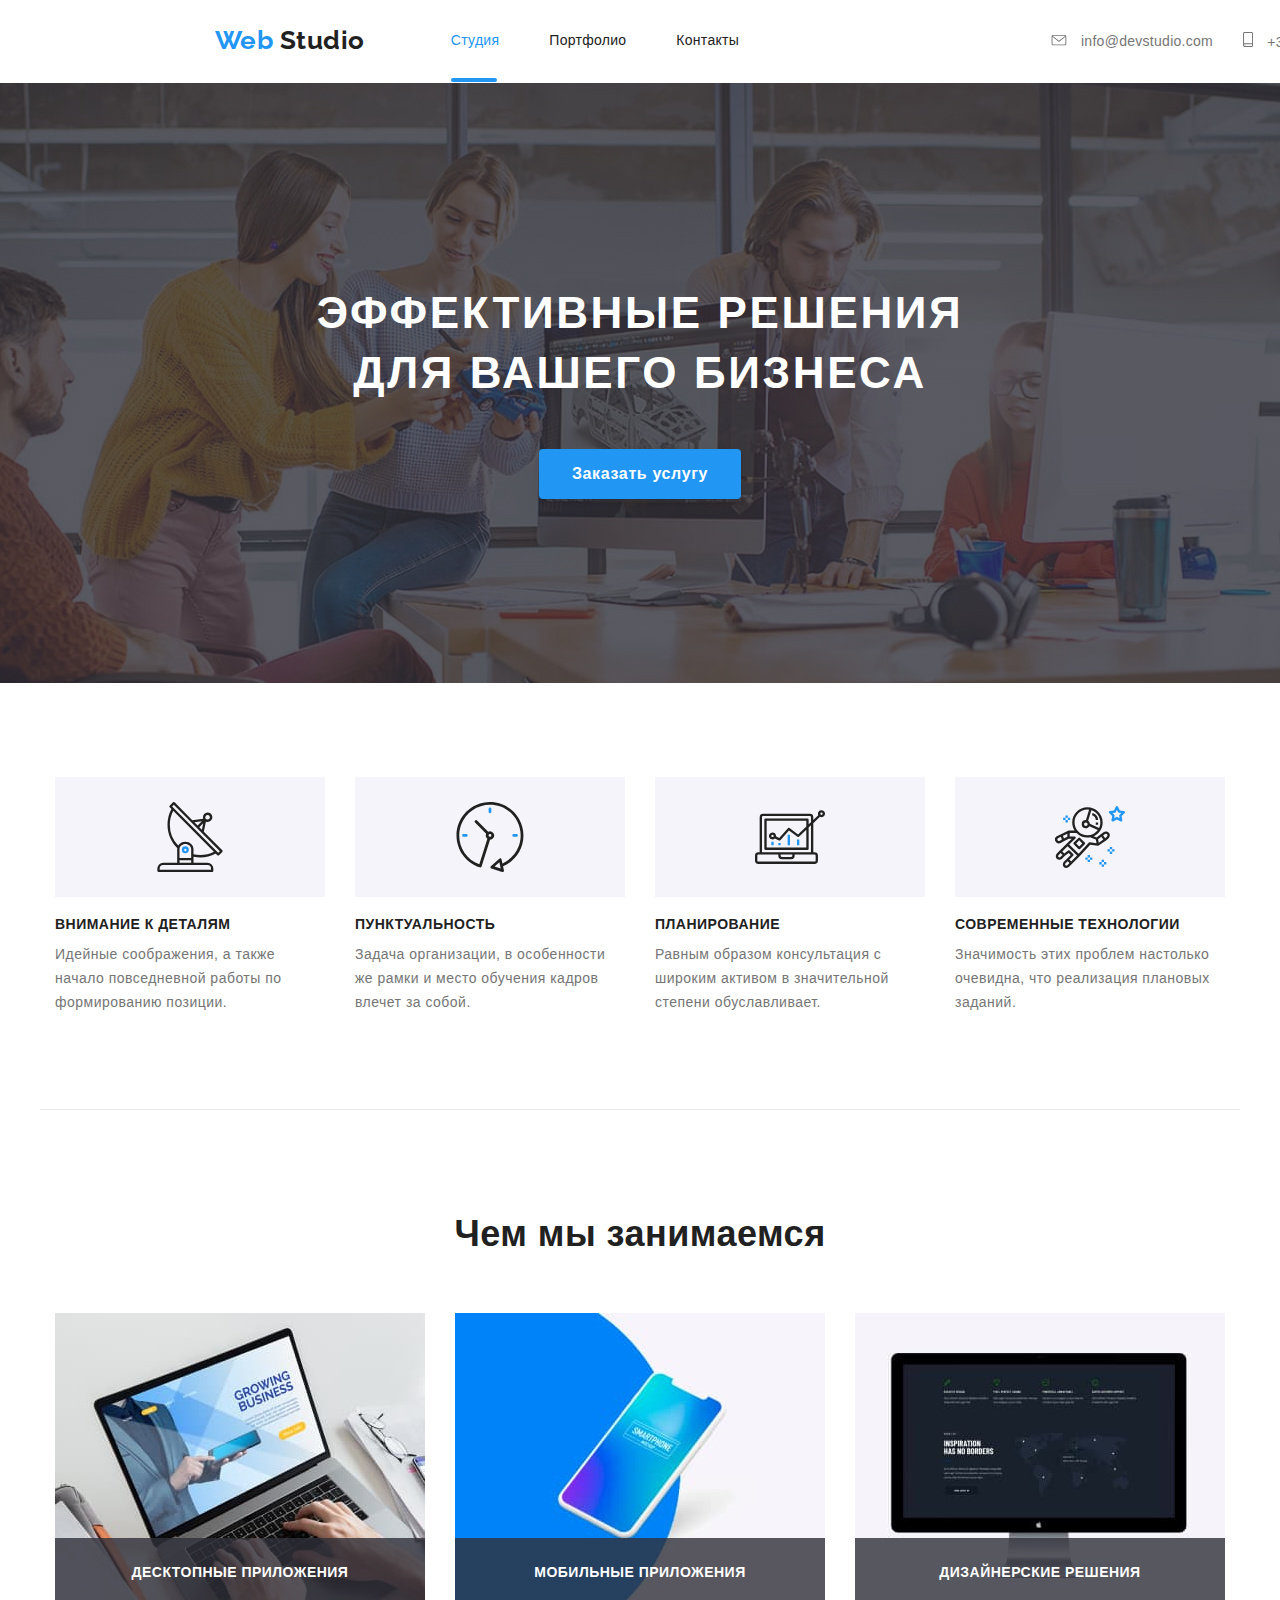
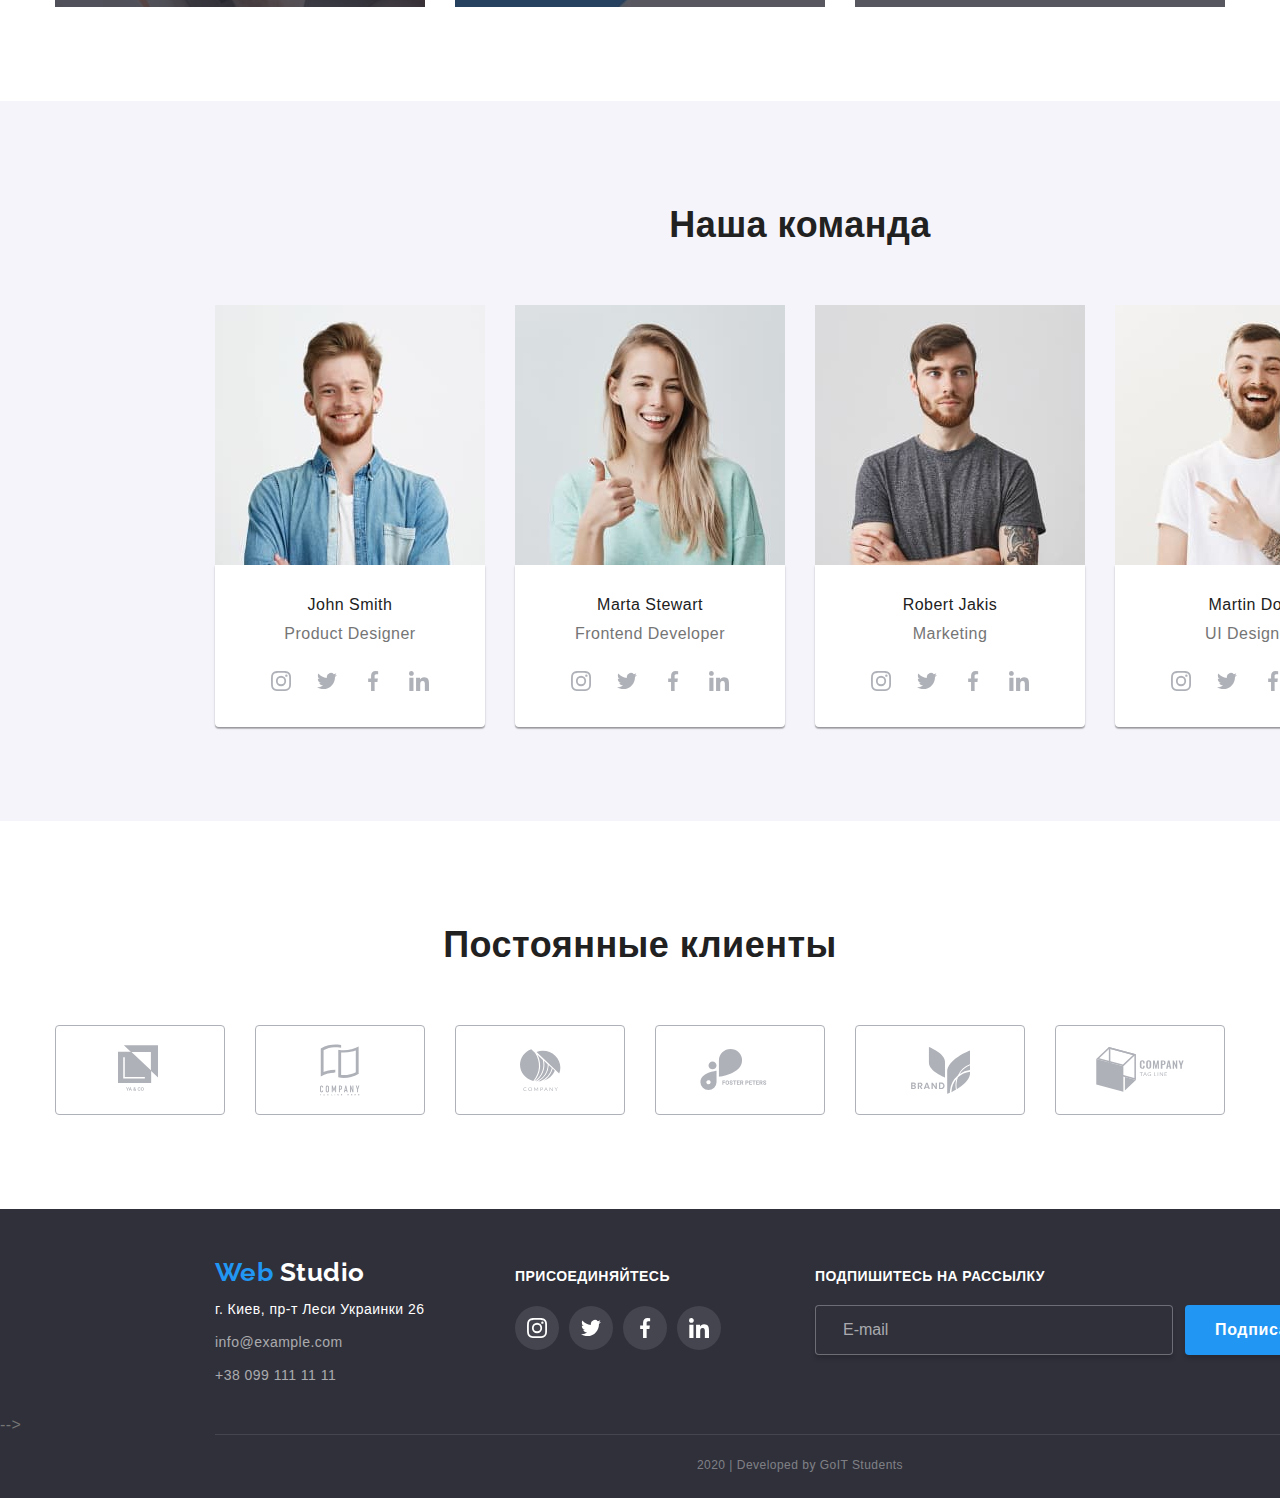
<file: index.html>
<!DOCTYPE html>
<html lang="ru">
  <head>
    <meta charset="UTF-8" />
    <meta name="viewport" content="width=device-width, initial-scale=1.0" />
    <title>webstudio</title>
    <link
      href="https://fonts.googleapis.com/css2?family=Raleway:wght@700&display=swap"
      rel="stylesheet"
    />
    <link
      rel="stylesheet"
      href="https://cdnjs.cloudflare.com/ajax/libs/modern-normalize/0.6.0/modern-normalize.min.css"
    />
    <link rel="stylesheet" href="./css/style.css" />
  </head>

  <body>
    <header class="page-header conteiner">
      <div class="conteiner header-item">
        <nav class="site-nav">
          <a href="./index.html" class="logo">
            <span class="web">Web</span> Studio</a
          >
          <ul class="site-nav-link list">
            <li class="item">
              <a href="./index.html" class="active">Студия</a>
            </li>
            <li class="item">
              <a href="./portfolio.html">Портфолио</a>
            </li>
            <li class="item">
              <a href="#">Контакты</a>
            </li>
          </ul>
        </nav>
        <ul class="contatcs list">
          <li class="item">
            <a href="mailto:info@devstudio.com" class="contacts-link">
              <svg width="16" height="11" class="icon-contact">
                <use href="./image/sprite.svg#icon-envelope"></use>
              </svg>
              info@devstudio.com
            </a>
          </li>
          <li class="item">
            <a href="tel:+380961111111" class="contacts-link">
              <svg width="10" height="15" class="icon-contact">
                <use href="./image/sprite.svg#icon-phone"></use>
              </svg>
              +38 096 111 11 11
            </a>
          </li>
        </ul>
      </div>
    </header>
    <main>
      <!-- hero -->

      <section class="hero centered">
        <h1 class="hero-title conteiner">
          эффективные решения для вашего бизнеса
        </h1>

        <button class="hero-button button" data-modal-open>
          Заказать услугу
        </button>
        <!-- <a href="#" class="hero-link button">Заказать услугу</a> -->
      </section>

      <!-- <h2>Наши преимущества</h2> -->

      <section class="section conteiner border-quality">
        <div class="quality">
          <ul class="list">
            <li class="item">
              <svg class="icon-quality">
                <use href="./image/sprite.svg#icon-antenna"></use>
              </svg>
              <h3 class="quality-title">Внимание к деталям</h3>
              <p class="section-text">
                Идейные соображения, а также начало повседневной работы по
                формированию позиции.
              </p>
            </li>
            <li class="item">
              <svg class="icon-quality">
                <use href="./image/sprite.svg#icon-clock"></use>
              </svg>
              <h3 class="quality-title">Пунктуальность</h3>
              <p class="section-text">
                Задача организации, в особенности же рамки и место обучения
                кадров влечет за собой.
              </p>
            </li>
            <li class="item">
              <svg class="icon-quality">
                <use href="./image/sprite.svg#icon-pc"></use>
              </svg>
              <h3 class="quality-title">Планирование</h3>
              <p class="section-text">
                Равным образом консультация с широким активом в значительной
                степени обуславливает.
              </p>
            </li>
            <li class="item">
              <svg class="icon-quality">
                <use href="./image/sprite.svg#icon-astronaut"></use>
              </svg>
              <h3 class="quality-title">Современные технологии</h3>
              <p class="section-text">
                Значимость этих проблем настолько очевидна, что реализация
                плановых заданий.
              </p>
            </li>
          </ul>
        </div>
      </section>

      <!-- наши возможности -->

      <section class="section conteiner">
        <h2 class="title centered">Чем мы занимаемся</h2>
        <div class="app-section">
          <ul class="app-section-list list">
            <li class="app-section-item">
              <img
                src="./image/laptop.jpg"
                class="img-block"
                width="370"
                height="294"
                alt="ноутбук"
              />
              <p class="app-section-text centered">
                Десктопные приложения
              </p>
            </li>
            <li class="app-section-item">
              <img
                src="./image/mobile.jpg"
                class="img-block"
                width="370"
                height="294"
                alt="телефон"
              />
              <p class="app-section-text centered">
                Мобильные приложения
              </p>
            </li>
            <li class="app-section-item">
              <img
                src="./image/screen.jpg"
                class="img-block"
                width="370"
                height="294"
                alt="экран"
              />
              <p class="app-section-text centered">
                Дизайнерские решения
              </p>
            </li>
          </ul>
        </div>
      </section>

      <!-- команда -->

      <div class="team-conteiner">
        <section class="section conteiner">
          <h2 class="title centered">Наша команда</h2>
          <ul class="team-section list">
            <li class="item">
              <img
                src="./image/john.jpg"
                class="img-block .team-img"
                width="270"
                height="260"
                alt="дизайнер Джон"
              />
              <div class="card-team">
                <h3 class="team-title centered">John Smith</h3>
                <p class="team-profession centered">Product Designer</p>

                <ul class="team-item list">
                  <li>
                    <a href="#" class="team-link" aria-label="инстаграмм">
                      <svg
                        width="20"
                        height="20"
                        class="icon-main-collor icon-team"
                      >
                        <use href="./image/sprite.svg#icon-instagram"></use>
                      </svg>
                    </a>
                  </li>
                  <li>
                    <a href="#" class="team-link" aria-label="твиттер">
                      <svg
                        width="20"
                        height="20"
                        class="icon-main-collor icon-team"
                      >
                        <use href="./image/sprite.svg#icon-twitter"></use>
                      </svg>
                    </a>
                  </li>
                  <li>
                    <a href="#" class="team-link" aria-label="фэйсбук">
                      <svg
                        width="20"
                        height="20"
                        class="icon-main-collor icon-team"
                      >
                        <use href="./image/sprite.svg#icon-facebook"></use>
                      </svg>
                    </a>
                  </li>
                  <li>
                    <a href="#" class="team-link" aria-label="линкедин">
                      <svg
                        width="20"
                        height="20"
                        class="icon-main-collor icon-team"
                      >
                        <use href="./image/sprite.svg#icon-linkedin"></use>
                      </svg>
                    </a>
                  </li>
                </ul>
              </div>
            </li>
            <li class="item">
              <img
                src="./image/marta.jpg"
                class="img-block .team-img"
                width="270"
                height="260"
                alt="разработчик Марта"
              />
              <div class="card-team">
                <h3 class="team-title centered">Marta Stewart</h3>
                <p class="team-profession centered">Frontend Developer</p>

                <ul class="team-item list">
                  <li>
                    <a href="#" class="team-link" aria-label="инстаграмм">
                      <svg
                        width="20"
                        height="20"
                        class="icon-main-collor icon-team"
                      >
                        <use href="./image/sprite.svg#icon-instagram"></use>
                      </svg>
                    </a>
                  </li>
                  <li>
                    <a href="#" class="team-link" aria-label="твиттер">
                      <svg
                        width="20"
                        height="20"
                        class="icon-main-collor icon-team"
                      >
                        <use href="./image/sprite.svg#icon-twitter"></use>
                      </svg>
                    </a>
                  </li>
                  <li>
                    <a href="#" class="team-link" aria-label="фэйсбук">
                      <svg
                        width="20"
                        height="20"
                        class="icon-main-collor icon-team"
                      >
                        <use href="./image/sprite.svg#icon-facebook"></use>
                      </svg>
                    </a>
                  </li>
                  <li>
                    <a href="#" class="team-link" aria-label="линкедин">
                      <svg
                        width="20"
                        height="20"
                        class="icon-main-collor icon-team"
                      >
                        <use href="./image/sprite.svg#icon-linkedin"></use>
                      </svg>
                    </a>
                  </li>
                </ul>
              </div>
            </li>
            <li class="item">
              <img
                src="./image/robert.jpg"
                class="img-block"
                width="270"
                height="260"
                alt="маркетолог Роберт"
              />
              <div class="card-team .team-img">
                <h3 class="team-title centered">Robert Jakis</h3>
                <p class="team-profession centered">Marketing</p>

                <ul class="team-item list">
                  <li>
                    <a href="#" class="team-link" aria-label="инстаграмм">
                      <svg
                        width="20"
                        height="20"
                        class="icon-main-collor icon-team"
                      >
                        <use href="./image/sprite.svg#icon-instagram"></use>
                      </svg>
                    </a>
                  </li>
                  <li>
                    <a href="#" class="team-link" aria-label="твиттер">
                      <svg
                        width="20"
                        height="20"
                        class="icon-main-collor icon-team"
                      >
                        <use href="./image/sprite.svg#icon-twitter"></use>
                      </svg>
                    </a>
                  </li>
                  <li>
                    <a href="#" class="team-link" aria-label="фэйсбук">
                      <svg
                        width="20"
                        height="20"
                        class="icon-main-collor icon-team"
                      >
                        <use href="./image/sprite.svg#icon-facebook"></use>
                      </svg>
                    </a>
                  </li>
                  <li>
                    <a href="#" class="team-link" aria-label="линкедин">
                      <svg
                        width="20"
                        height="20"
                        class="icon-main-collor icon-team"
                      >
                        <use href="./image/sprite.svg#icon-linkedin"></use>
                      </svg>
                    </a>
                  </li>
                </ul>
              </div>
            </li>
            <li class="item">
              <img
                src="./image/martin.jpg"
                class="img-block .team-img"
                width="270"
                height="260"
                alt="дизайнер Мартин"
              />
              <div class="card-team">
                <h3 class="team-title centered">Martin Doe</h3>
                <p class="team-profession centered">UI Designer</p>

                <ul class="team-item list">
                  <li>
                    <a href="#" class="team-link" aria-label="инстаграмм">
                      <svg
                        width="20"
                        height="20"
                        class="icon-main-collor icon-team"
                      >
                        <use href="./image/sprite.svg#icon-instagram"></use>
                      </svg>
                    </a>
                  </li>
                  <li>
                    <a href="#" class="team-link" aria-label="твиттер">
                      <svg
                        width="20"
                        height="20"
                        class="icon-main-collor icon-team"
                      >
                        <use href="./image/sprite.svg#icon-twitter"></use>
                      </svg>
                    </a>
                  </li>
                  <li>
                    <a href="#" class="team-link" aria-label="фэйсбук">
                      <svg
                        width="20"
                        height="20"
                        class="icon-main-collor icon-team"
                      >
                        <use href="./image/sprite.svg#icon-facebook"></use>
                      </svg>
                    </a>
                  </li>
                  <li>
                    <a href="#" class="team-link" aria-label="линкедин">
                      <svg
                        width="20"
                        height="20"
                        class="icon-main-collor icon-team"
                      >
                        <use href="./image/sprite.svg#icon-linkedin"></use>
                      </svg>
                    </a>
                  </li>
                </ul>
              </div>
            </li>
          </ul>
        </section>
      </div>

      <!-- клиенты -->

      <section class="section conteiner">
        <h2 class="title centered">Постоянные клиенты</h2>
        <ul class="clients-section list">
          <li>
            <a href="#" class="clients-link" aria-label="логотип">
              <svg
                width="44.23"
                height="49.23"
                class="icon-main-collor icon-clients"
              >
                <use href="./image/sprite.svg#icon-logo-one"></use>
              </svg>
            </a>
          </li>
          <li>
            <a href="#" class="clients-link" aria-label="логотип"
              ><svg
                width="40"
                height="52"
                class="icon-main-collor icon-clients"
              >
                <use href="./image/sprite.svg#icon-logo-two"></use>
              </svg>
            </a>
          </li>
          <li>
            <a href="#" class="clients-link" aria-label="логотип">
              <svg
                width="41"
                height="42.6"
                class="icon-main-collor icon-clients"
              >
                <use href="./image/sprite.svg#icon-logo-three"></use>
              </svg>
            </a>
          </li>
          <li>
            <a href="#" class="clients-link" aria-label="логотип">
              <svg
                width="79.6"
                height="42"
                class="icon-main-collor icon-clients"
              >
                <use href="./image/sprite.svg#icon-logo-four"></use>
              </svg>
            </a>
          </li>
          <li>
            <a href="#" class="clients-link" aria-label="логотип">
              <svg width="59" height="47" class="icon-main-collor icon-clients">
                <use href="./image/sprite.svg#icon-logo-five"></use>
              </svg>
            </a>
          </li>
          <li>
            <a href="#" class="clients-link" aria-label="логотип">
              <svg
                width="88.48"
                height="45.4"
                class="icon-main-collor icon-clients"
              >
                <use href="./image/sprite.svg#icon-logo-six"></use>
              </svg>
            </a>
          </li>
        </ul>
      </section>
    </main>
    <footer>
      <div class="footer-flex conteiner">
        <div class="address-footer">
          <a href="./index.html" class="logo-footer">
            <span class="web-footer">Web</span>
            <span class="studio-footer">Studio</span>
          </a>
          <address>
            <p class="city">г. Киев, пр-т Леси Украинки 26</p>
            <p class="contacts-footer">info@example.com</p>
            <p class="contacts-footer phone">+38 099 111 11 11</p>
          </address>
        </div>
        <div class="footer-social">
          <p class="community">
            Присоединяйтесь
          </p>
          <ul class="social list">
            <li class="item">
              <a href="#" class="footer-social-link" aria-label="инстаграм">
                <svg width="20" height="20" class="icon-social-footer">
                  <use href="./image/sprite.svg#icon-instagram"></use>
                </svg>
              </a>
            </li>
            <li class="item">
              <a href="#" class="footer-social-link" aria-label="твиттер">
                <svg width="20" height="20" class="icon-social-footer">
                  <use href="./image/sprite.svg#icon-twitter"></use>
                </svg>
              </a>
            </li>
            <li class="item">
              <a href="#" class="footer-social-link" aria-label="фэйсбук">
                <svg width="20" height="20" class="icon-social-footer">
                  <use href="./image/sprite.svg#icon-facebook"></use>
                </svg>
              </a>
            </li>
            <li class="item">
              <a href="#" class="footer-social-link" aria-label="линкедин">
                <svg width="20" height="20" class="icon-social-footer">
                  <use href="./image/sprite.svg#icon-linkedin"></use>
                </svg>
              </a>
            </li>
          </ul>
        </div>
       
          <form class="js-speaker-form subscribe">
            <label for="mail" class="subscribe-text ">подпишитесь на рассылку</label>
           <div class="footer-form">
              <input type="email" name="email" id="mail" placeholder="E-mail" class="mail-field">
              
              <button type="submit" class="button subscribe-button centered">
                Подписаться
                <svg width="24" height="24" class="icon-batton">
                  <use href="./image/sprite.svg#icon-send"></use>
                </svg>
              </button>
           </div>
          </form>
        </div> -->
      </div>
      <p class="copyright centered conteiner border-copy">
        2020 | Developed by GoIT Students
      </p>
    </footer>

    <!-- модальное окно -->

   <div class="backdrop is-hidden" data-modal>
       <div class="modal">
            <svg fill="none" xmlns="http://www.w3.org/2000/svg" class="modal-icon" data-modal-close>
              <g filter="url(#filter0_ddd)">
                <circle cx="18" cy="17" r="15" fill="#fff" />
              </g>
              <path
                d="M24 12.108L22.892 11 18.5 15.392 14.108 11 13 12.108l4.392 4.392L13 20.892 14.108 22l4.392-4.392L22.892 22 24 20.892 19.608 16.5 24 12.108z"
                fill="#000" />
              <defs>
                <filter id="filter0_ddd" x="0" y="0"  filterUnits="userSpaceOnUse"
                  color-interpolation-filters="sRGB">
                  <feFlood flood-opacity="0" result="BackgroundImageFix" />
                  <feColorMatrix in="SourceAlpha" values="0 0 0 0 0 0 0 0 0 0 0 0 0 0 0 0 0 0 127 0" />
                  <feOffset dy="2" />
                  <feGaussianBlur stdDeviation=".5" />
                  <feColorMatrix values="0 0 0 0 0 0 0 0 0 0 0 0 0 0 0 0 0 0 0.2 0" />
                  <feBlend in2="BackgroundImageFix" result="effect1_dropShadow" />
                  <feColorMatrix in="SourceAlpha" values="0 0 0 0 0 0 0 0 0 0 0 0 0 0 0 0 0 0 127 0" />
                  <feOffset dy="1" />
                  <feGaussianBlur stdDeviation=".5" />
                  <feColorMatrix values="0 0 0 0 0 0 0 0 0 0 0 0 0 0 0 0 0 0 0.14 0" />
                  <feBlend in2="effect1_dropShadow" result="effect2_dropShadow" />
                  <feColorMatrix in="SourceAlpha" values="0 0 0 0 0 0 0 0 0 0 0 0 0 0 0 0 0 0 127 0" />
                  <feOffset dy="1" />
                  <feGaussianBlur stdDeviation="1.5" />
                  <feColorMatrix values="0 0 0 0 0 0 0 0 0 0 0 0 0 0 0 0 0 0 0.12 0" />
                  <feBlend in2="effect2_dropShadow" result="effect3_dropShadow" />
                  <feBlend in="SourceGraphic" in2="effect3_dropShadow" result="shape" />
                </filter>
              </defs>
            </svg>
            <b class="modal-caption">Оставьте свои данные, мы вам перезвоним</b>
          
            <form class="js-speaker-form modal-form" autocomplete="off">
              
                
                    <label class="form-label">
                      <input type="text" name="name" placeholder=" "
                      class="form-field">
                      <span class="form-text">Имя</span>
                      <svg width="18" height="18" class="form-icon">
                        <use href="./image/sprite.svg#icon-person-black"></use>
                      </svg>
                    </label>
                   
                      <label class="form-label">
                      <input type="tel" name="tel" placeholder=" "
                      class="form-field">
                      <span class="form-text">Телефон</span>
                      <svg width="18" height="18" class="form-icon">
                        <use href="./image/sprite.svg#icon-phone-black"></use>
                      </svg>
                    </label>

                    <label class="form-label">
                      <input type="email" name="modal-mail" placeholder=" "
                      class="form-field">
                      <span class="form-text">Почта</span>
                      <svg width="18" height="18" class="form-icon">
                        <use href="./image/sprite.svg#icon-email-black"></use>
                      </svg>
                    </label>
                  
              
                    <label class="form-textarea">
                      <textarea name="comment" rows="5" placeholder=" " class="comments"></textarea>
                      <span class="form-comments">Комментарии</span>
                    </label>
                   
                  
                <label class="form-policy">
                  <input type="checkbox" name="policy" value="policy" class="checkbox">
                  <span class="icon"></span>
                  <span class="policy-text">
                    Соглашаюсь с рассылкой и принимаю</span>
                  <a href="#">Условия договора</a>
                </label>
              <button type="submit" class="button modal-button centered">
                Отправить
              </button>
          
            </form>
       </div>
   </div>


    <!-- javascript -->

    <script src="./js/modal.js"></script>
    <script>
       (() => {
          document
            .querySelector('.js-speaker-form')
            .addEventListener('submit', e => {
              e.preventDefault();

              new FormData(e.currentTarget).forEach((value, name) =>
                console.log(`${name}: ${value}`),
              );

              e.currentTarget.reset();
            });
        })();
    </script>
  </body>
</html>
</file>
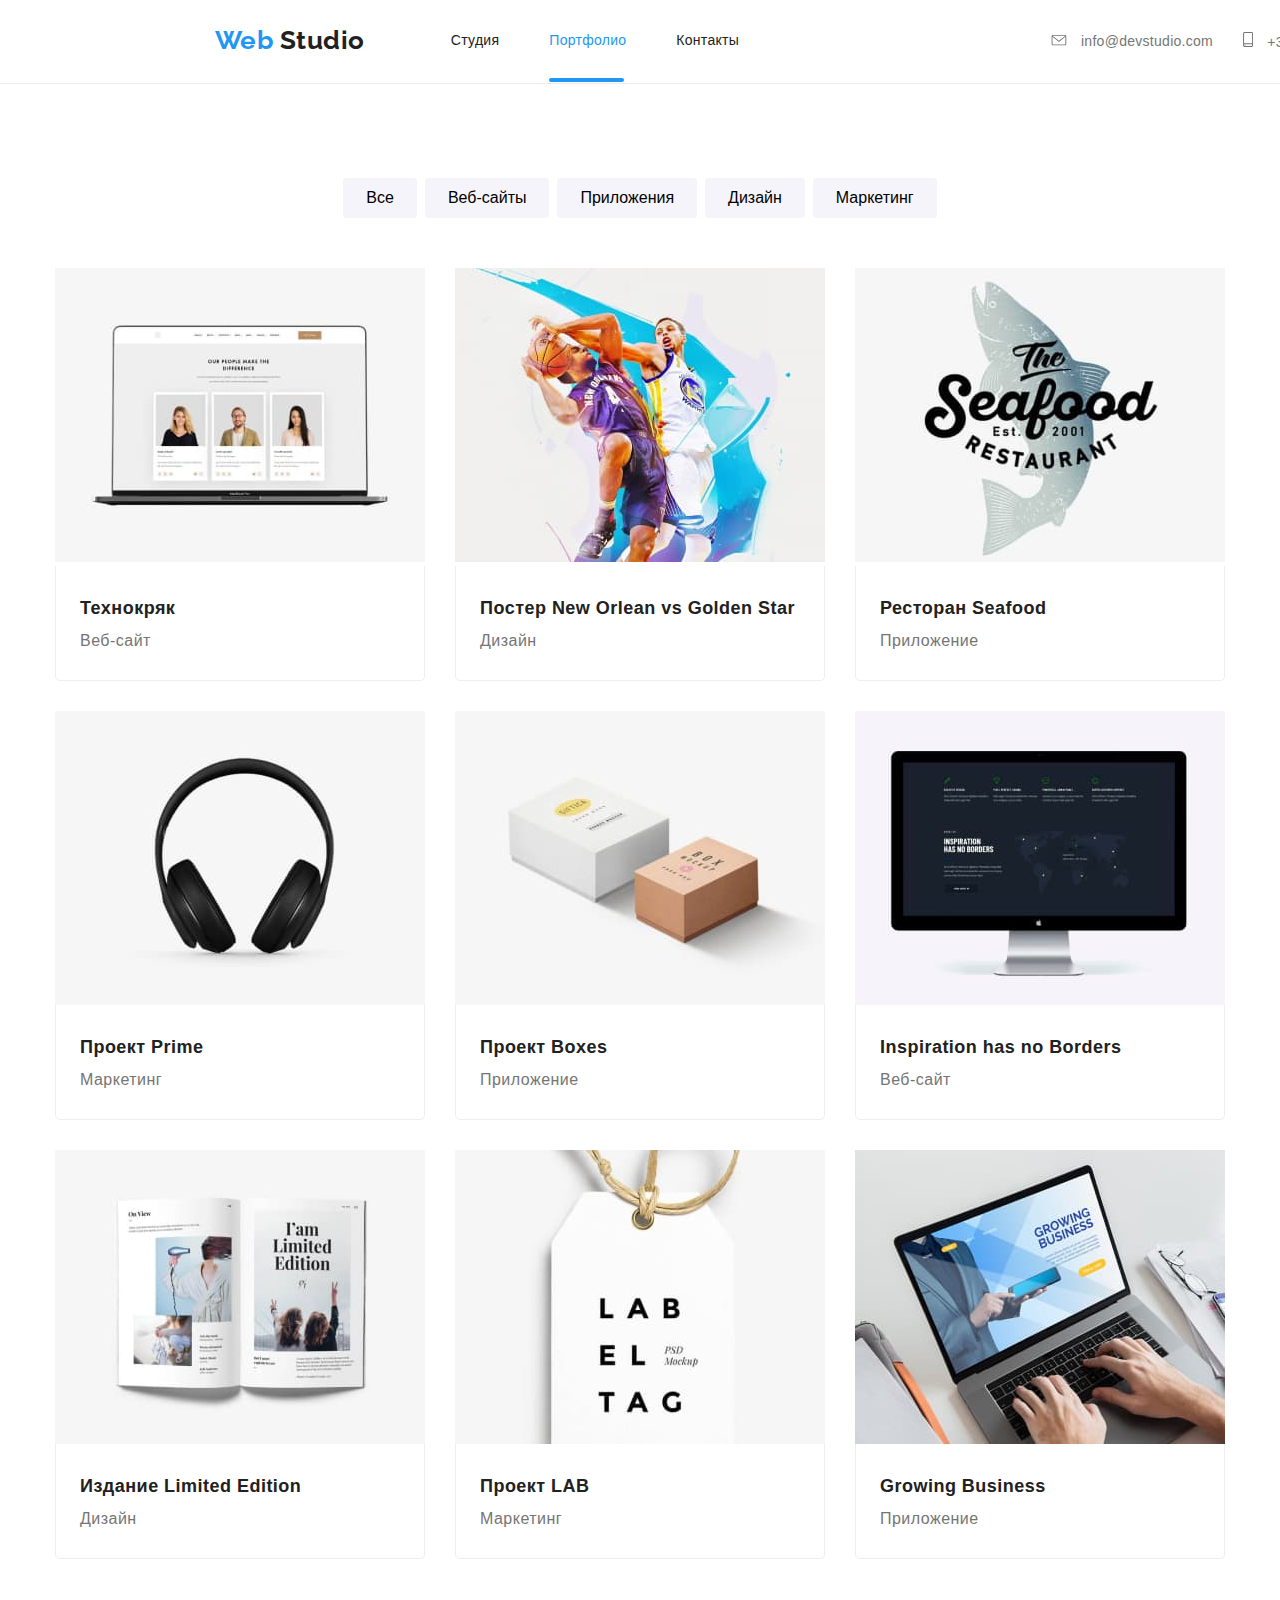
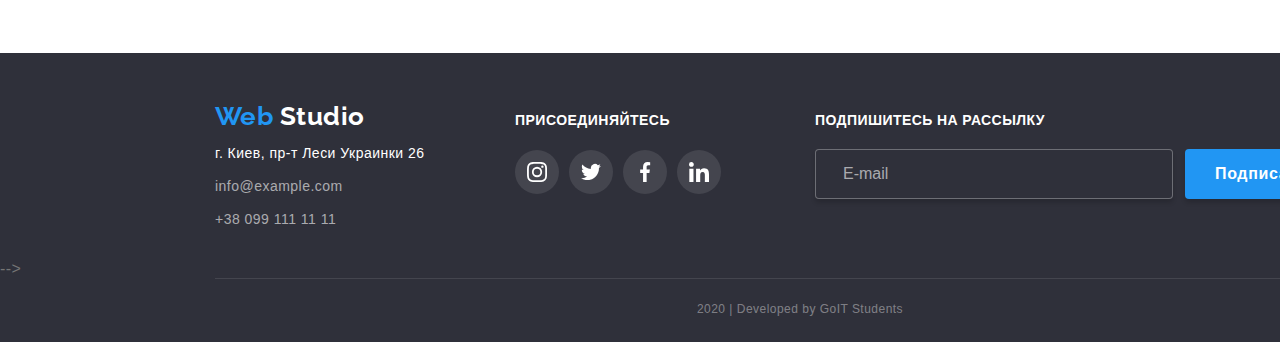
<file: portfolio.html>
<!DOCTYPE html>
<html lang="en">
  <head>
    <meta charset="UTF-8" />
    <meta name="viewport" content="width=device-width, initial-scale=1.0" />
    <title>webstudio</title>
    <link
      href="https://fonts.googleapis.com/css2?family=Raleway:wght@700&display=swap"
      rel="stylesheet"
    />
    <link
      rel="stylesheet"
      href="https://cdnjs.cloudflare.com/ajax/libs/modern-normalize/0.6.0/modern-normalize.min.css"
    />
    <link rel="stylesheet" href="./css/style.css" />
  </head>
  <body>
    <header class="page-header header-border conteiner">
      <div class="conteiner header-item">
        <nav class="site-nav">
          <a href="./index.html" class="logo">
            <span class="web">Web</span> Studio</a
          >
          <ul class="site-nav-link list">
            <li class="item">
              <a href="./index.html">Студия</a>
            </li>
            <li class="item">
              <a href="./portfolio.html" class="active border-nav">Портфолио</a>
            </li>
            <li class="item">
              <a href="#">Контакты</a>
            </li>
          </ul>
        </nav>
        <ul class="contatcs list">
          <li class="item">
            <a href="mailto:info@devstudio.com" class="contacts-link">
              <svg width="16" height="11" class="icon-contact">
                <use href="./image/sprite.svg#icon-envelope"></use>
              </svg>
              info@devstudio.com
            </a>
          </li>
          <li class="item">
            <a href="tel:+380961111111" class="contacts-link">
              <svg width="10" height="15" class="icon-contact">
                <use href="./image/sprite.svg#icon-phone"></use>
              </svg>
              +38 096 111 11 11
            </a>
          </li>
        </ul>
      </div>
    </header>
    <main>
      <!--<h1>наши работы</h1>  -->

      <section class="section">
        <!-- фильтры -->

        <div class="conteiner">
          <ul class="filter list">
            <li class="item">
              <button class="radio-button" type="button">Все</button>
            </li>
            <li class="item">
              <button class="radio-button" type="button">Веб-сайты</button>
            </li>
            <li class="item">
              <button class="radio-button" type="button">Приложения</button>
            </li>
            <li class="item">
              <button class="radio-button" type="button">Дизайн</button>
            </li>
            <li class="item">
              <button class="radio-button" type="button">Маркетинг</button>
            </li>
          </ul>
        </div>

        <!-- <h2>примеры работы</h2> -->

        <div class="conteiner">
          <ul class="examples list">
            <li class="item">
              <a href="#" class="examples-link">
                <div class="img-block examples-card">
                  <img
                    src="./image/notebook.jpg"
                    width="370"
                    height="294"
                    alt="ноутбук"
                  />
                  <p class="card-text">
                    Технокряк это современная площадка распространения
                    коронавируса. Компании используют эту платформу для
                    цифрового шпионажа и атак на защищённые сервера конкурентов.
                  </p>
                </div>
                <div class="card-content">
                  <h3 class="examples-title">Технокряк</h3>
                  <p class="examples-text">Веб-сайт</p>
                </div>
              </a>
            </li>
            <li class="item">
              <a href="#" class="examples-link">
                <div class="img-block examples-card">
                  <img
                    src="./image/basket.jpg"
                    width="370"
                    height="294"
                    alt="два баскетболиста"
                  />
                  <p class="card-text">
                    Технокряк это современная площадка распространения
                    коронавируса. Компании используют эту платформу для
                    цифрового шпионажа и атак на защищённые сервера конкурентов.
                  </p>
                </div>

                <div class="card-content">
                  <h3 class="examples-title">
                    Постер New Orlean vs Golden Star
                  </h3>
                  <p class="examples-text">Дизайн</p>
                </div>
              </a>
            </li>
            <li class="item">
              <a href="#" class="examples-link">
                <div class="img-block examples-card">
                  <img
                    src="./image/seafood.jpg"
                    width="370"
                    height="294"
                    alt="название ресторана"
                  />
                  <p class="card-text">
                    Технокряк это современная площадка распространения
                    коронавируса. Компании используют эту платформу для
                    цифрового шпионажа и атак на защищённые сервера конкурентов.
                  </p>
                </div>

                <div class="card-content">
                  <h3 class="examples-title">Ресторан Seafood</h3>
                  <p class="examples-text">Приложение</p>
                </div>
              </a>
            </li>
            <li class="item">
              <a href="#" class="examples-link">
                <div class="img-block examples-card">
                  <img
                    src="./image/headphones.jpg"
                    class="img-block card-img"
                    width="370"
                    height="294"
                    alt="наушники"
                  />
                  <p class="card-text">
                    Технокряк это современная площадка распространения
                    коронавируса. Компании используют эту платформу для
                    цифрового шпионажа и атак на защищённые сервера конкурентов.
                  </p>
                </div>
                <div class="card-content">
                  <h3 class="examples-title">Проект Prime</h3>
                  <p class="examples-text">Маркетинг</p>
                </div>
              </a>
            </li>
            <li class="item">
              <a href="#" class="examples-link">
                <div class="img-block examples-card">
                  <img
                    src="./image/twoboxes.jpg"
                    class="img-block card-img"
                    width="370"
                    height="294"
                    alt="две коробки"
                  />
                  <p class="card-text">
                    Технокряк это современная площадка распространения
                    коронавируса. Компании используют эту платформу для
                    цифрового шпионажа и атак на защищённые сервера конкурентов.
                  </p>
                </div>
                <div class="card-content">
                  <h3 class="examples-title">Проект Boxes</h3>
                  <p class="examples-text">Приложение</p>
                </div>
              </a>
            </li>
            <li class="item">
              <a href="#" class="examples-link">
                <div class="img-block examples-card">
                  <img
                    src="./image/screen.jpg"
                    class="img-block card-img"
                    width="370"
                    height="294"
                    alt="монитор"
                  />
                  <p class="card-text">
                    Технокряк это современная площадка распространения
                    коронавируса. Компании используют эту платформу для
                    цифрового шпионажа и атак на защищённые сервера конкурентов.
                  </p>
                </div>
                <div class="card-content">
                  <h3 class="examples-title">Inspiration has no Borders</h3>
                  <p class="examples-text">Веб-сайт</p>
                </div>
              </a>
            </li>
            <li class="item">
              <a href="#" class="examples-link">
                <div class="img-block examples-card">
                  <img
                    src="./image/book.jpg"
                    class="img-block card-img"
                    width="370"
                    height="294"
                    alt="книга"
                  />
                  <p class="card-text">
                    Технокряк это современная площадка распространения
                    коронавируса. Компании используют эту платформу для
                    цифрового шпионажа и атак на защищённые сервера конкурентов.
                  </p>
                </div>
                <div class="card-content">
                  <h3 class="examples-title">Издание Limited Edition</h3>
                  <p class="examples-text">Дизайн</p>
                </div>
              </a>
            </li>
            <li class="item">
              <a href="#" class="examples-link">
                <div class="img-block examples-card">
                  <img
                    src="./image/label.jpg"
                    class="img-block card-img"
                    width="370"
                    height="294"
                    alt="сувенир"
                  />
                  <p class="card-text">
                    Технокряк это современная площадка распространения
                    коронавируса. Компании используют эту платформу для
                    цифрового шпионажа и атак на защищённые сервера конкурентов.
                  </p>
                </div>
                <div class="card-content">
                  <h3 class="examples-title">Проект LAB</h3>
                  <p class="examples-text">Маркетинг</p>
                </div>
              </a>
            </li>
            <li class="item">
              <a href="#" class="examples-link">
                <div class="img-block examples-card">
                  <img
                    src="./image/laptop.jpg"
                    class="img-block card-img"
                    width="370"
                    height="294"
                    alt="ноутбук"
                  />
                  <p class="card-text">
                    Технокряк это современная площадка распространения
                    коронавируса. Компании используют эту платформу для
                    цифрового шпионажа и атак на защищённые сервера конкурентов.
                  </p>
                </div>
                <div class="card-content">
                  <h3 class="examples-title">Growing Business</h3>
                  <p class="examples-text">Приложение</p>
                </div>
              </a>
            </li>
          </ul>
        </div>
      </section>
    </main>
    <footer>
      <div class="footer-flex conteiner">
        <div class="address-footer">
          <a href="./index.html" class="logo-footer">
            <span class="web-footer">Web</span>
            <span class="studio-footer">Studio</span>
          </a>
          <address>
            <p class="city">г. Киев, пр-т Леси Украинки 26</p>
            <p class="contacts-footer">info@example.com</p>
            <p class="contacts-footer phone">+38 099 111 11 11</p>
          </address>
        </div>
        <div class="footer-social">
          <p class="community">
            Присоединяйтесь
          </p>
          <ul class="social list">
            <li class="item">
              <a href="#" class="footer-social-link" aria-label="инстаграм">
                <svg width="20" height="20" class="icon-social-footer">
                  <use href="./image/sprite.svg#icon-instagram"></use>
                </svg>
              </a>
            </li>
            <li class="item">
              <a href="#" class="footer-social-link" aria-label="твиттер">
                <svg width="20" height="20" class="icon-social-footer">
                  <use href="./image/sprite.svg#icon-twitter"></use>
                </svg>
              </a>
            </li>
            <li class="item">
              <a href="#" class="footer-social-link" aria-label="фэйсбук">
                <svg width="20" height="20" class="icon-social-footer">
                  <use href="./image/sprite.svg#icon-facebook"></use>
                </svg>
              </a>
            </li>
            <li class="item">
              <a href="#" class="footer-social-link" aria-label="линкедин">
                <svg width="20" height="20" class="icon-social-footer">
                  <use href="./image/sprite.svg#icon-linkedin"></use>
                </svg>
              </a>
            </li>
          </ul>
        </div>
    
        <form class="js-speaker-form subscribe">
          <label for="mail" class="subscribe-text ">подпишитесь на рассылку</label>
          <div class="footer-form">
            <input type="email" name="email" id="mail" placeholder="E-mail" class="mail-field">
    
            <button type="submit" class="button subscribe-button centered">
              Подписаться
              <svg width="24" height="24" class="icon-batton">
                <use href="./image/sprite.svg#icon-send"></use>
              </svg>
            </button>
          </div>
        </form>
      </div> -->
      </div>
      <p class="copyright centered conteiner border-copy">
        2020 | Developed by GoIT Students
      </p>
    </footer>

<!-- javascript -->

<script src="./js/modal.js"></script>
<script>
  (() => {
    document
      .querySelector('.js-speaker-form')
      .addEventListener('submit', e => {
        e.preventDefault();

        new FormData(e.currentTarget).forEach((value, name) =>
          console.log(`${name}: ${value}`),
        );

        e.currentTarget.reset();
      });
  })();
</script>

  </body>
</html>
</file>
<file: css/style.css>
:root {
  --primery-text-color: #757575;
  --title-text-color: #212121;
  --accent-color: #2196f3;
  --primery-bg-color: #ffffff;
  --add-bg-color: #f5f4fa;
}

body {
  background: var(--primery-bg-color);
  color: var(--primery-text-color);
  font-family: roboto, sans-serif;
  letter-spacing: 0.03em;
}
.list {
  list-style: none;
  margin: 0;
  padding-left: 0;
}
a {
  text-decoration: none;
}

.conteiner {
  width: 1200px;
  padding-left: 15px;
  padding-right: 15px;
  margin: 0 auto;
}

.button {
  display: inline-block;

  color: #ffffff;
  background: var(--accent-color);
  border-radius: 4px;
  border: 1px solid transparent;
  min-width: 200px;
  height: 50px;
  box-shadow: 0px 4px 4px rgba(0, 0, 0, 0.15);

  font-size: 16px;
  line-height: 1.75;
  letter-spacing: 0.04em;
  align-items: center;
  cursor: pointer;
}
h1,
h2,
h3,
h4 {
  margin-top: 0;
  margin-bottom: 0;
  color: var(--title-text-color);
}

p {
  margin-top: 0;
  margin-bottom: 0;
}
.img-block {
  display: block;
  max-width: 100%;
}
/* section */

.section {
  padding-top: 94px;
  padding-bottom: 94px;
}

.app-section-text {
  color: #000000;
  font-weight: bold;
  font-size: 14px;
  line-height: 1.14;
  text-transform: uppercase;
}
.section .title {
  margin-bottom: 50px;

  font-size: 36px;
  line-height: 1.66;
}
.section-text {
  width: 270px;

  font-size: 14px;
  line-height: 1.71;
}

/* header */

.page-header {
  width: 1600px;
}

/* logo*/
.header-item {
  display: flex;
  align-items: center;
}

.logo {
  display: block;
  padding-top: 24px;
  padding-bottom: 25px;
  transition: color 250ms cubic-bezier(0.4, 0, 0.2, 1);

  color: var(--title-text-color);
  font-family: Raleway, sans-serif;
  font-weight: bold;
  font-size: 26px;
  line-height: 1.2;
}

.logo:hover {
  color: var(--accent-color);
}

.web {
  color: var(--accent-color);
  transition: color 250ms cubic-bezier(0.4, 0, 0.2, 1);
}

.web:hover {
  color: var(--title-text-color);
}

/* site nav */

.site-nav {
  display: flex;
}

.site-nav-link {
  display: flex;
  margin-left: 86px;
}

.site-nav-link .item:not(:last-child) {
  margin-right: 50px;
}

.site-nav-link a {
  position: relative;
  display: block;
  padding-top: 32px;
  padding-bottom: 32px;
  transition: color 250ms cubic-bezier(0.4, 0, 0.2, 1);

  color: var(--title-text-color);
  font-style: normal;
  font-weight: 500;
  font-size: 14px;
  line-height: 1.14;
  letter-spacing: 0.02em;
}

.site-nav-link .item {
  display: flex;
  align-items: center;
}

.site-nav-link a:hover,
.site-nav-link a:focus {
  color: var(--accent-color);
}

.site-nav-link .active {
  color: var(--accent-color);
}

.site-nav-link .active::after {
  display: block;

  position: absolute;
  left: 0;
  bottom: -1px;

  content: "";
  border-radius: 2px;
  width: calc(100% - 2px);
  height: 4px;

  background-color: var(--accent-color);
}

.contatcs {
  display: flex;
  margin-left: auto;
}

.contatcs .item:not(:last-child) {
  margin-right: 30px;
}

.icon-contact {
  margin-right: 10px;
  fill: var(--primery-text-color);
}

.contacts-link {
  display: block;
  padding-top: 32px;
  padding-bottom: 32px;
  transition: color 250ms cubic-bezier(0.4, 0, 0.2, 1);

  color: var(--primery-text-color);
  font-weight: 500;
  font-size: 14px;
  line-height: 1.14;
  letter-spacing: 0.02em;
}

.contacts-link > .icon-contact {
  transition: fill 250ms cubic-bezier(0.4, 0, 0.2, 1);
}

.contacts-link:hover > .icon-contact,
.contacts-link:focus > .icon-contact {
  color: var(--accent-color);
  fill: var(--accent-color);
}
.contacts-link:hover,
.contacts-link:focus {
  color: var(--accent-color);
}

.contatcs .item {
  display: flex;
  align-items: center;
}

.centered {
  text-align: center;
}

/* hero */

.hero {
  padding-top: 200px;
  padding-bottom: 200px;
  margin-left: auto;
  margin-right: auto;
  max-width: 1600px;
  height: 600px;
  background-color: rgba(47, 48, 58);
  background-image: linear-gradient(
      to right,
      rgba(47, 48, 58, 0.8),
      rgba(47, 48, 58, 0.8)
    ),
    url("../image/backgr.jpg");

  background-repeat: no-repeat;
  background-position: center;
  background-size: cover;
}

.hero-title {
  margin-bottom: 46px;
  width: 696px;

  color: #ffffff;
  font-weight: 900;
  font-size: 44px;
  line-height: 1.36;
  letter-spacing: 0.06em;
  text-transform: uppercase;
}

.hero-button {
  padding: 10px 32px;

  font-weight: bold;
}

/* our quality */

.border-quality {
  border-bottom: 1px solid #ececec;
}

.quality .list {
  display: flex;
}

.quality-title {
  margin-top: 20px;
  margin-bottom: 10px;

  font-size: 14px;
  line-height: 1.14;
  text-transform: uppercase;
}

.quality .item:not(:last-child) {
  margin-right: 30px;
}

.icon-quality {
  display: block;
  width: 270px;
  height: 120px;
  padding: 25px 100px;
  background-color: #f5f4fa;
}

/* app section */

.app-section-list {
  display: flex;
}

.app-section-item:not(:last-child) {
  margin-right: 30px;
}

.app-section-item {
  position: relative;
}

.app-section-text {
  display: block;
  position: absolute;
  bottom: 0;
  left: 50%;
  transform: translate(-50%);

  min-width: 370px;
  padding: 27px 15px;
  /* padding-top: 27px;
  padding-bottom: 27px; */
  background-color: rgba(47, 48, 58, 0.8);

  color: #ffffff;
  font-weight: bold;
  font-size: 14px;
  line-height: 1.14;
  text-transform: uppercase;
}

/* team-conteiner */

.team-conteiner {
  margin-left: auto;
  margin-right: auto;
  width: 1600px;
  background-color: var(--add-bg-color);
}

.team-section {
  display: flex;
}
.team-section .item:not(:last-child) {
  margin-right: 30px;
}

.team-title {
  margin-bottom: 10px;

  color: var(--title-text-color);
  font-weight: 500;
  font-size: 16px;
  line-height: 1.19;
}

.team-profession {
  font-size: 16px;
  line-height: 1.19;
}

.card-team {
  padding-top: 30px;
  padding-bottom: 24px;
  border-bottom-left-radius: 4px;
  border-bottom-right-radius: 4px;
  background: #ffffff;
  box-shadow: 0px 2px 1px rgba(0, 0, 0, 0.2), 0px 1px 1px rgba(0, 0, 0, 0.14),
    0px 1px 3px rgba(0, 0, 0, 0.12);
}

.team-item {
  display: flex;
  justify-content: space-between;
  padding: 16px 44px 0;
}
.team-link {
  display: inline-flex;
  align-items: center;
  justify-content: center;
  width: 44px;
  height: 44px;
  border-radius: 50%;
  transition: background-color 250ms cubic-bezier(0.4, 0, 0.2, 1);
}
.icon-main-collor {
  fill: #afb1b8;
}

.team-link > .icon-team {
  transition: fill 250ms cubic-bezier(0.4, 0, 0.2, 1);
}
.team-link:hover > .icon-team,
.team-link:focus > .icon-team {
  color: var(--accent-color);
  fill: var(--primery-bg-color);
}
.team-link:hover,
.team-link:focus {
  background-color: var(--accent-color);
}

/* clients */

.clients-section {
  display: flex;
}

.clients-link {
  display: flex;
  width: 170px;
  height: 90px;
  border: 1px solid #afb1b8;
  border-radius: 4px;
  align-items: center;
  justify-content: center;

  transition: border-color 250ms cubic-bezier(0.4, 0, 0.2, 1);
}

.clients-link > .icon-clients {
  transition: fill 250ms cubic-bezier(0.4, 0, 0.2, 1);
}

.clients-link:hover > .icon-clients,
.clients-link:focus > .icon-clients {
  fill: var(--accent-color);
}
.clients-link:hover,
.clients-link:focus {
  border-color: var(--accent-color);
}

.clients-section li:not(:last-child) {
  margin-right: 30px;
}

.clients-section .title {
  color: var(--title-text-color);
}

/* footer */

footer {
  margin-left: auto;
  margin-right: auto;
  width: 1600px;
  background: #2f303a;
}
.footer-flex {
  display: flex;
  align-items: baseline;
  padding-top: 48px;
  padding-bottom: 28px;
}
.address-footer {
  width: 231px;
}

.logo-footer {
  display: block;
  margin-bottom: 10px;

  color: var(--title-text-color);
  font-family: Raleway, sans-serif;
  font-weight: bold;
  font-size: 26px;
  line-height: 1.2;
}

.web-footer {
  color: var(--accent-color);
  transition: color 250ms cubic-bezier(0.4, 0, 0.2, 1);
}
.web-footer:hover {
  color: var(--primery-bg-color);
}
.studio-footer {
  color: var(--primery-bg-color);
  transition: color 250ms cubic-bezier(0.4, 0, 0.2, 1);
}
.studio-footer:hover {
  color: var(--accent-color);
}

address p:not(:last-child) {
  margin-bottom: 9px;
}

.city {
  color: var(--primery-bg-color);
  font-style: normal;
  font-size: 14px;
  line-height: 1.71;
}
.contacts-footer {
  color: rgba(255, 255, 255, 0.6);
  font-style: normal;
  font-size: 14px;
  line-height: 1.71;
}
.footer-social {
  margin-left: 69px;
}
.community {
  color: var(--primery-bg-color);
  font-weight: bold;
  font-size: 14px;
  line-height: 1.14;
  text-transform: uppercase;
}

.social {
  display: flex;
  margin-top: 21px;
}

.footer-social-link {
  display: inline-flex;
  width: 44px;
  height: 44px;
  align-items: center;
  justify-content: center;
  border-radius: 50%;
  background-color: rgba(255, 255, 255, 0.1);
  background-repeat: no-repeat;
  background-position: center;

  transition: background-color 250ms cubic-bezier(0.4, 0, 0.2, 1);
}

.icon-social-footer {
  fill: var(--primery-bg-color);
}

.footer-social-link:hover,
.footer-social-link:focus {
  background-color: var(--accent-color);
}

.social .item:not(:last-child) {
  margin-right: 10px;
}

/* form-footer */

.subscribe {
  display: inline-flex;
  flex-direction: column;
  margin-left: 94px;
}

.subscribe-text {
  margin-bottom: 20px;

  color: var(--primery-bg-color);
  font-weight: bold;
  font-size: 14px;
  line-height: 1.14;
  letter-spacing: 0.03em;
  text-transform: uppercase;
}

.mail-field {
  padding-top: 15px;
  padding-left: 15px;
  padding-bottom: 15px;
  min-width: 358px;
  background-color: #2f303a;
  border: 1px solid rgba(255, 255, 255, 0.3);
  box-shadow: 0px 4px 4px rgba(0, 0, 0, 0.15);
  border-radius: 4px;
  color: #fff;
}

.footer-form {
  display: flex;
  align-items: baseline;
}

.footer-form ::placeholder {
  padding: 18px 12px;

  color: rgba(255, 255, 255, 0.6);
  font-size: 16px;
  line-height: 1.25;
}

.subscribe-button {
  display: inline-flex;
  padding-left: 29px;
  padding-right: 13px;
  margin-left: 12px;
  font-weight: 900;
}

.icon-batton {
  margin-left: 10px;
  fill: var(--primery-bg-color);
}

.copyright {
  padding-top: 18px;
  padding-bottom: 21px;

  color: rgba(255, 255, 255, 0.4);
  font-size: 12px;
  line-height: 2;
}

.border-copy {
  border-top: 1px solid rgba(255, 255, 255, 0.1);
  width: 1170px;
}

/* portfolio */

.header-border {
  border-bottom: 1px solid #ececec;
}

/* filter */

.filter {
  display: flex;
  margin-bottom: 50px;
  justify-content: center;
}

.filter .item:not(:last-child) {
  margin-right: 8px;
}

/* buttons */

.radio-button {
  padding: 6px 22px;
  background: var(--add-bg-color);
  border: 1px solid transparent;
  border-radius: 4px;
  cursor: pointer;

  font-weight: 500;
  font-size: 16px;
  line-height: 1.625;

  transition: background-color 250ms cubic-bezier(0.4, 0, 0.2, 1),
    color 250ms cubic-bezier(0.4, 0, 0.2, 1);
}
.radio-button:hover,
.radio-button:focus {
  background: var(--accent-color);
  color: var(--primery-bg-color);
}

/* examples */

.examples {
  display: flex;
  flex-wrap: wrap;
}

.examples .item {
  margin-right: 30px;
  margin-bottom: 30px;

  /* position: relative; */
}

.examples .item:nth-child(3n) {
  margin-right: 0;
}

.examples .item:nth-last-child(-n + 3) {
  margin-bottom: 0;
}

.examples-title {
  color: var(--title-text-color);
  font-size: 18px;
  line-height: 2;
}

.examples-text {
  color: var(--primery-text-color);
  font-size: 16px;
  line-height: 1.87;
}

.examples .item:hover,
.examples .item:focus {
  box-shadow: 1px 4px 6px rgba(0, 0, 0, 0.16), 0px 4px 4px rgba(0, 0, 0, 0.06),
    0px 1px 1px rgba(0, 0, 0, 0.12);
}

.card-content {
  width: 370px;
  padding: 24px;
  border-left: 1px solid #eeeeee;
  border-right: 1px solid #eeeeee;
  border-bottom: 1px solid #eeeeee;
  border-bottom-left-radius: 5px;
  border-bottom-right-radius: 5px;
}

.examples-card {
  position: relative;
  overflow: hidden;
}

.examples-card::before {
  position: absolute;
  top: 0;
  left: 0;

  display: inline-block;
  content: "";
  width: 100%;
  height: 100%;
  background-color: var(--accent-color);

  transform: translateY(100%);
  transition: transform 250ms cubic-bezier(0.4, 0, 0.2, 1);

  opacity: 0;
}

.card-text {
  display: inline-block;
  position: absolute;
  top: 0;
  left: 0;

  padding: 63px 24px;
  color: var(--primery-bg-color);
  opacity: 0;

  transform: translateY(100%);
  transition: transform 250ms cubic-bezier(0.4, 0, 0.2, 1);

  font-size: 18px;
  line-height: 1.56;
  letter-spacing: 0.03em;
}

.examples-link:hover .examples-card::before,
.examples-link:focus .examples-card::before {
  transform: translateY(0);

  opacity: 1;
}

.examples-link:hover .card-text,
.examples-link:focus .card-text {
  transform: translateY(0);

  opacity: 1;
}

/* модальное окно */

.backdrop {
  position: fixed;
  top: 0;
  left: 0;

  width: 100%;
  height: 100%;
  background-color: rgba(0, 0, 0, 0.2);

  opacity: 1;
  transition: opacity 250ms cubic-bezier(0.4, 0, 0.2, 1);
}

.backdrop.is-hidden {
  opacity: 0;
  pointer-events: none;
}
.backdrop.is-hidden .modal {
  transform: translate(-50%, -50%) scale(0.9);
}

.modal {
  position: absolute;
  top: 50%;
  left: 50%;
  transform: translate(-50%, -50%) scale(1);

  min-width: 528px;
  min-height: 581px;
  padding: 40px;

  background-color: #ffffff;
  box-shadow: 0px 2px 1px rgba(0, 0, 0, 0.2), 0px 1px 1px rgba(0, 0, 0, 0.14),
    0px 1px 3px rgba(0, 0, 0, 0.12);
  border-radius: 4px;
}

.modal-icon {
  position: absolute;
  top: 0;
  right: 0;
  transform: translate(9px, -9px);

  width: 36px;
  height: 36px;
}

.modal-caption {
  display: block;
  margin-top: 0;
  margin-bottom: 30px;

  color: var(--title-text-color);
  font-size: 20px;
  line-height: 1.15;
  text-align: center;
}

.modal-form {
  display: inline-flex;
  flex-direction: column;
}
.comments {
  padding: 12px 16px;

  width: 100%;
  border: 1px solid rgba(33, 33, 33, 0.2);
  border-radius: 4px;
  outline: none;
  resize: none;

  transition: border-color 250ms cubic-bezier(0.4, 0, 0.2, 1);
}

.form-textarea {
  position: relative;
}

.form-comments {
  position: absolute;
  top: 12px;
  left: 16px;
  transition: transform 250ms cubic-bezier(0.4, 0, 0.2, 1);
}

.comments:focus-within {
  border-color: var(--accent-color);
}

.comments:not(:placeholder-shown) + .form-comments {
  transform: scale(0.87) translateY(-40px);
  color: var(--accent-color);
}

.comments:focus-within + .form-comments {
  transform: scale(0.87) translateY(-40px);
  color: var(--accent-color);
}

.form-label {
  position: relative;
  display: inline-flex;
  flex-direction: column;
  margin-bottom: 28px;
}

.form-field {
  display: block;
  padding-left: 42px;
  padding-top: 12px;
  padding-right: 18px;
  padding-bottom: 12px;
  border: 1px solid rgba(33, 33, 33, 0.2);
  border-radius: 4px;
  outline: none;

  transition: border-color 250ms cubic-bezier(0.4, 0, 0.2, 1);
}

.form-text {
  position: absolute;
  top: 50%;
  transform: translateY(-50%);
  left: 42px;
  font-size: 14px;
  line-height: 1.14;
  letter-spacing: 0.01em;

  transition: transform 250ms cubic-bezier(0.4, 0, 0.2, 1);
}

.form-icon {
  position: absolute;
  top: 50%;
  left: 19px;
  transform: translateY(-50%);

  transition: fill 250ms cubic-bezier(0.4, 0, 0.2, 1);
}

.form-label:focus-within > .form-icon {
  fill: var(--accent-color);
}

.form-label:focus-within .form-field {
  border-color: var(--accent-color);
}

.form-field:not(:placeholder-shown) + .form-text {
  transform: scale(0.87) translate(-26px, -46px);
  color: var(--accent-color);
}

.form-label:focus-within .form-text {
  transform: scale(0.87) translate(-26px, -46px);
  color: var(--accent-color);
}

.form-policy {
  display: flex;
  align-items: center;
  margin-top: 20px;
}
.policy-text {
  margin-right: 5px;
  font-size: 14px;
  line-height: 1.71;
}

.form-policy a {
  color: var(--accent-color);
  text-decoration: underline;
}

.icon {
  display: inline-block;
  width: 15.9px;
  height: 15px;
  margin-right: 8.5px;

  border: 2px solid var(--title-text-color);
  border-radius: 2px;
}

.checkbox {
  position: absolute;
  width: 1px;
  height: 1px;
  margin: -1px;
  border: 0;
  padding: 0;
  clip: rect(0 0 0 0);
  overflow: hidden;
}

.checkbox:checked + .icon {
  border-color: var(--accent-color);
  background-color: var(--accent-color);
  background-image: url(../image/icon-check.svg);
  background-size: contain;
  background-origin: border-box;
}

.modal-button {
  margin-top: 40px;
  margin-left: auto;
  margin-right: auto;
  padding: 10px 55px;

  font-weight: bold;
  font-size: 16px;
  line-height: 1.87;
}
</file>
